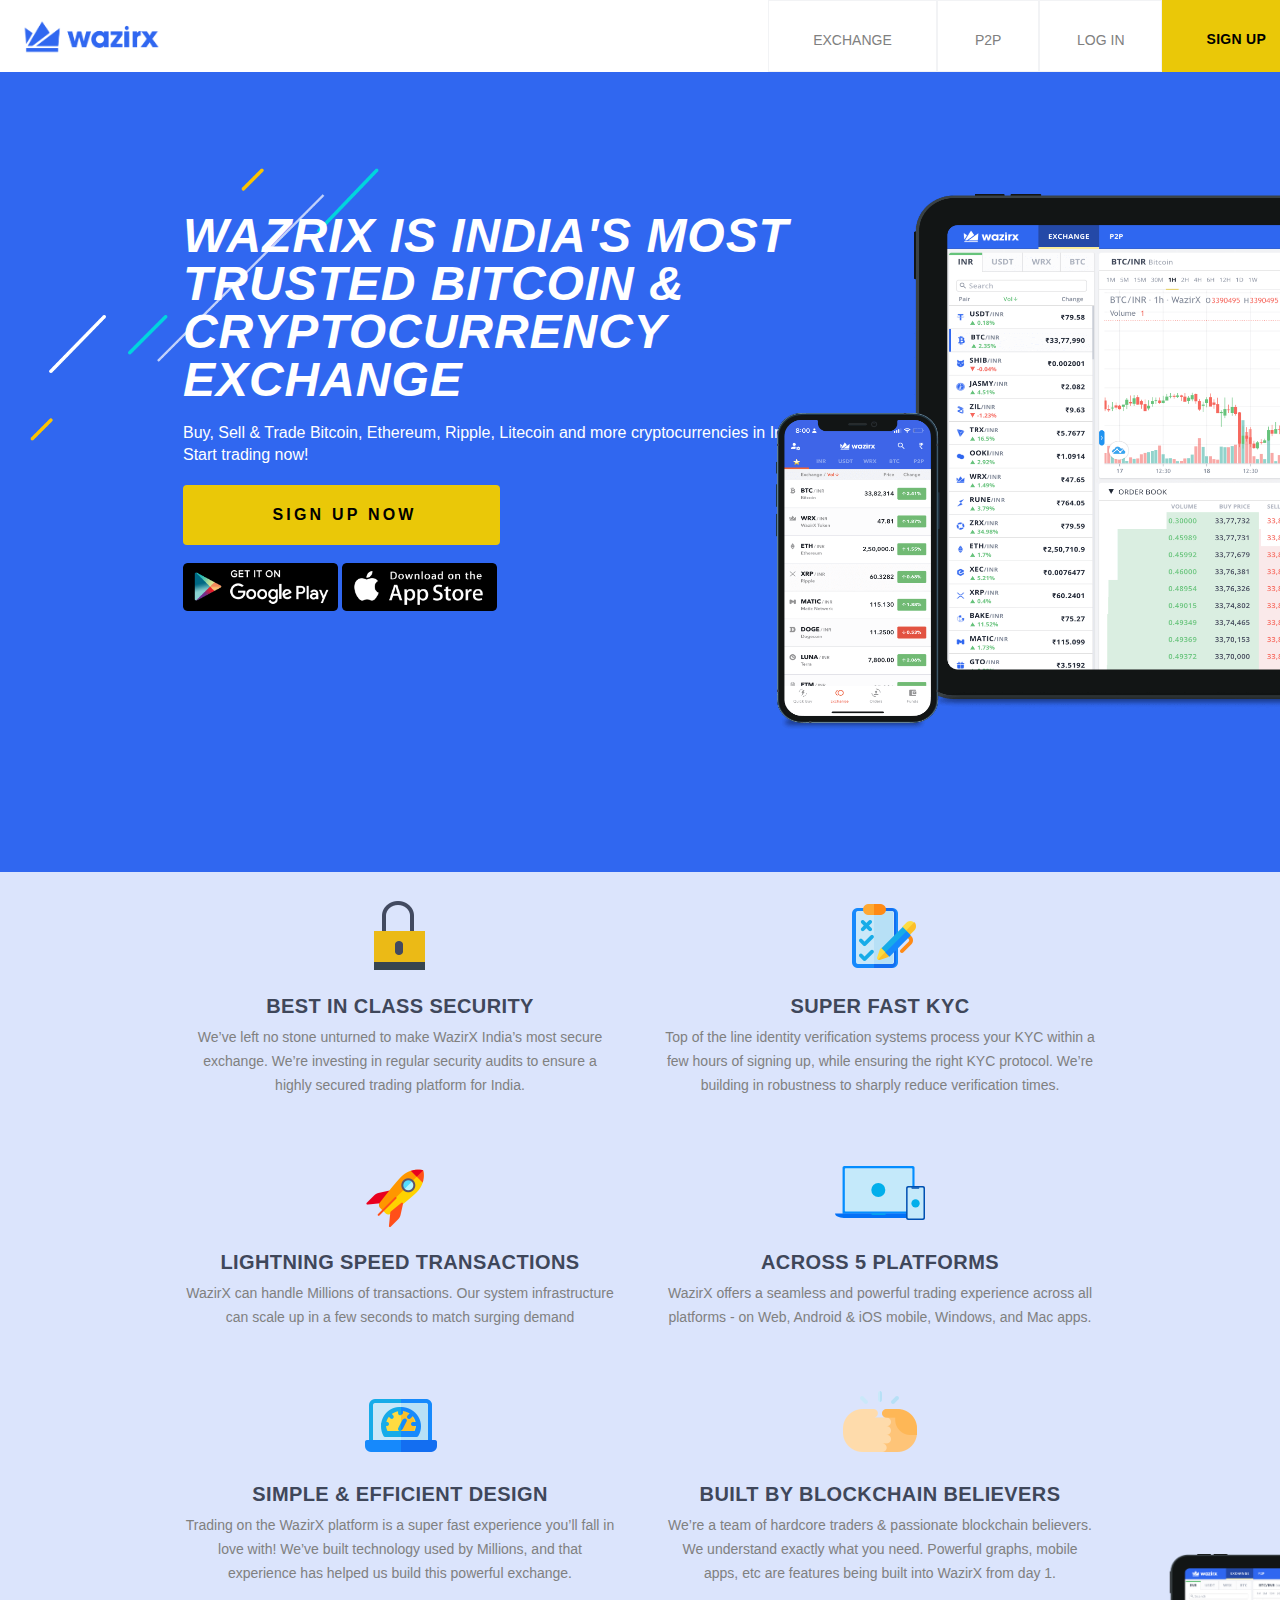
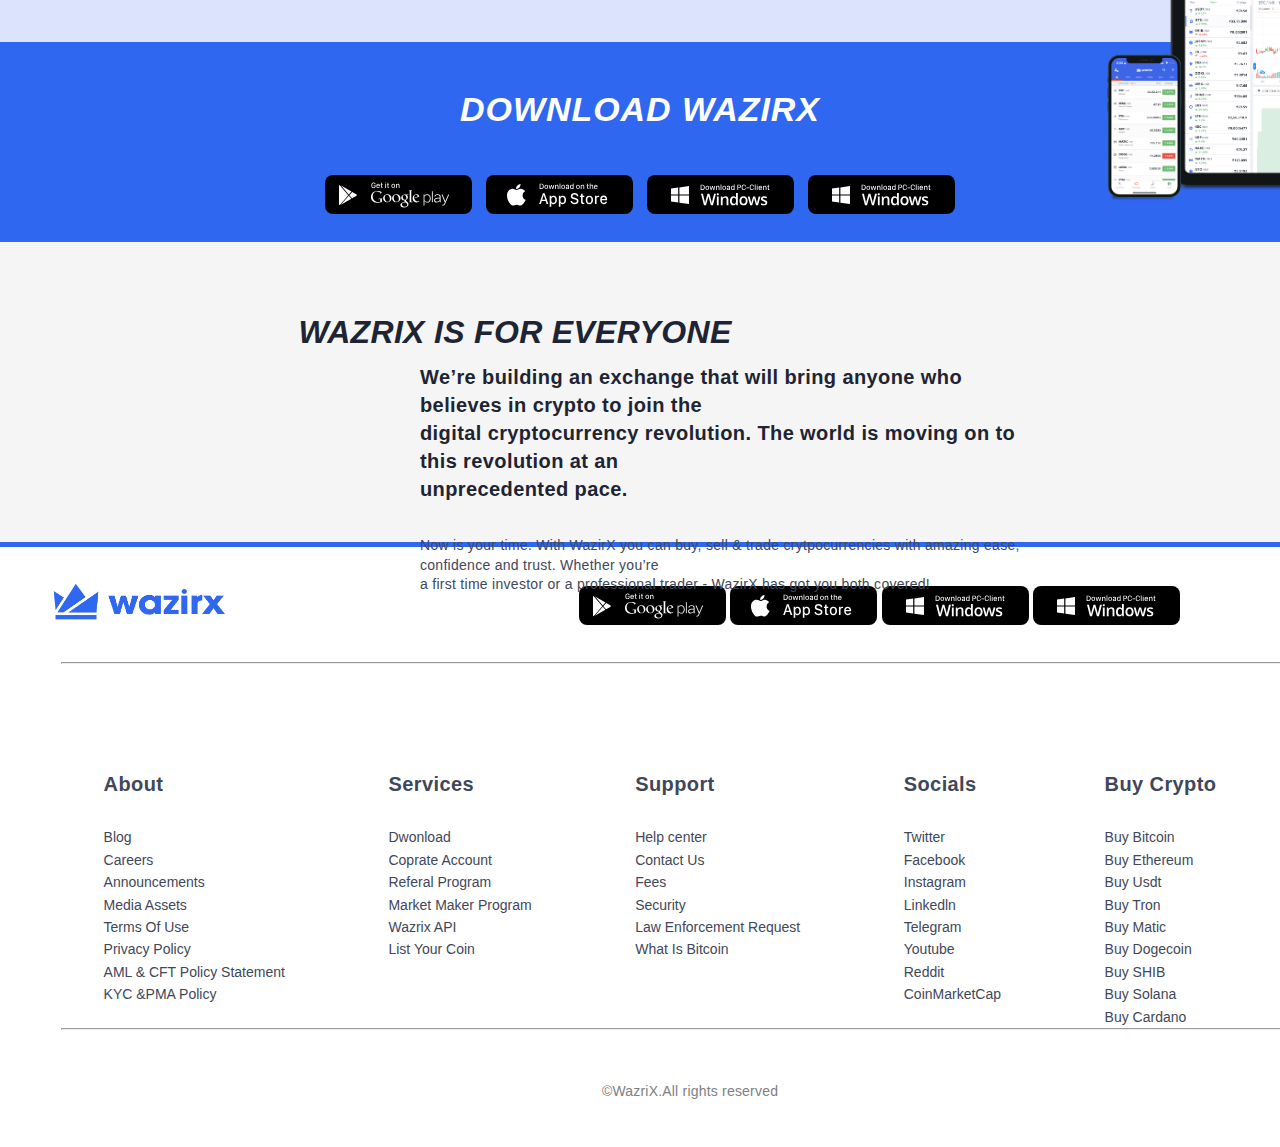
<file: index.html>
<!DOCTYPE html>
<html lang="en">
<head>
    <meta charset="UTF-8">
    <meta name="viewport" content="width=device-width, initial-scale=1.0">
    <title>Buy Bitcoin,Cryptocurrency at india's Largest Exchange-Wazrix</title>
    <link rel="icon" href="logo.png" type="image/x-icon">

    <link rel="stylesheet" href="style.css">
    <link rel="stylesheet" href="https://cdnjs.cloudflare.com/ajax/libs/font-awesome/6.4.2/css/all.min.css" integrity="sha512-z3gLpd7yknf1YoNbCzqRKc4qyor8gaKU1qmn+CShxbuBusANI9QpRohGBreCFkKxLhei6S9CQXFEbbKuqLg0DA==" crossorigin="anonymous" referrerpolicy="no-referrer" />
  </head>
<body>
      <div class="header">
        <div class="logo">
                   <img class="wzilogo" src="wazirx-logo-.png">
          <div class="artline">

                       <img src="art-line-device.b62af98e.png " width="349" height="273">
          </div>
        </div>
        <div class="nav">
    <div class="exchange">
                              <p class="styleup">EXCHANGE</p>
     </div>
         <div class="p2p">
                     <p class="styleup">P2P</p>
            </div>
            <div class="login">
                      <p class="styleup">LOG IN</p>
            </div>
            <div class="signup">
                       <p id="signup">SIGN UP</p>
            </div>
        </div>
      </div>    
        
        <div class="bluebody">
            <div class="cont-righting">
                <div class="righting">
                       
                        <h1 class="textwazi">WAZRIX IS INDIA'S MOST TRUSTED BITCOIN & CRYPTOCURRENCY EXCHANGE</h1>
                    <br>
                    <p class="buysell">Buy, Sell & Trade Bitcoin, Ethereum, Ripple, Litecoin and more cryptocurrencies in India.<br> Start trading now!</p>
                    <br>
                    <button class="signupbutton">SIGN UP NOW</button>
                    <br> <br>
                    <img class="up" src="play-store.d9016fef.png">
                    <img class="up" src="app-store.92ab25ad.png">
                </div>
            </div>
            <div class="mobimage">
                <img src="blue background.png" class="tab">
            </div>
        </div>
    </div>
       <section> 

        
         <div class="body2">
               <div class="row">
                <div class="features">
                        <img class="icon-in-body" src="download.png">
                        <h3>BEST IN CLASS SECURITY</h3>
                        <p>We’ve left no stone unturned to make WazirX India’s most secure exchange. We’re investing in regular security audits to ensure a highly secured trading platform for India.</p>
           </div>
           <div class="features">
                    <img class="icon-in-body"  src="clipboard.5073ba79.png">
                       <h3>SUPER FAST KYC</h3>
                 <p>Top of the line identity verification systems process your KYC within a few hours of signing up, while ensuring the right KYC protocol. We’re building in robustness to sharply reduce verification times.</p>
        </div>
   <div class="features">
               <img class="icon-in-body" src="download (1).png">
                  <h3>LIGHTNING SPEED TRANSACTIONS</h3>
                   <p>WazirX can handle Millions of transactions. Our system infrastructure can scale up in a few seconds to match surging demand</p>
 </div>
 <div class="features">
                 <img class="icon-in-body" src="platform-devices.b1f9b003 (1).svg">
              <h3>ACROSS 5 PLATFORMS</h3>
                 <p>WazirX offers a seamless and powerful trading experience across all platforms - on Web, Android & iOS mobile, Windows, and Mac apps.</p>
 </div>

 <div class="features">
               <img class="icon-in-body" src="download (2).png">
               <h3>SIMPLE & EFFICIENT DESIGN</h3>
                <p>Trading on the WazirX platform is a super fast experience you’ll fall in love with! We’ve built technology used by Millions, and that experience has helped us build this powerful exchange.
                </p>
 </div>
 <div class="features">
                 <img class="icon-in-body" src="download (3).png">
               <h3>BUILT BY BLOCKCHAIN BELIEVERS</h3>
                <p>We’re a team of hardcore traders & passionate blockchain believers. We understand exactly what you need. Powerful graphs, mobile apps, etc are features being built into WazirX from day 1.
                </p>
</div> 
</section>

<div class="smallblue">
            <img class="tab2" src="blue background.png" >
            <div class="textwazi">
            <h1 class="dwlwazrixtext">DOWNLOAD WAZIRX</h1>
            <br>
            <div class="con-dwon">
            <img class="dwonload" src="google-play-icon.65950822.svg">
            <img class="dwonload" src="app-store-icon.37a5b076.svg">
            <img class="dwonload" src="windows-icon.e3bb0114.svg">
            <img class="dwonload" src="windows-icon.e3bb0114.svg">    
            </div>
    </div>
      

</div>

<div class="everyone">
    <div class="lastwazi">
        <h1>WAZRIX IS FOR EVERYONE</h1>
        <h3 class="text-we-are">We’re building an exchange that will bring anyone who believes in crypto to join the <br> digital cryptocurrency revolution. The world is moving on to this revolution at an <br> unprecedented pace.</h3>
        <h3 class="smalltext">Now is your time. With WazirX you can buy, sell & trade crytpocurrencies with amazing ease, confidence and trust. Whether you’re <br> a first time investor or a professional trader - WazirX has got you both covered!</h3>
  </div>
          </div>
                   <div class="blue-line">

                   </div>

  <!-- /** FOOTER **/ -->

  <div class="footerlogoarea">
    <div class="lastlogo">
      <img class="lastimagelogo" src="wazirx-logo-.png" >
     </div>
     <div class="lastdwnbut">
         <img src="google-play-icon.65950822.svg">
         <img src="app-store-icon.37a5b076.svg">
         <img src="windows-icon.e3bb0114.svg">
         <img src="windows-icon.e3bb0114.svg">
     </div>
     <br>
     <br>
            <hr class="hr">
      <div class="realfooter">
          <div class="footer-menu">
             <ul class="ful">
              <h3>About</h3>
              <br>
              <li>Blog</li>
              <li>Careers</li>
              <li>Announcements</li>
              <li>Media Assets</li>
              <li>Terms Of Use</li>
              <li>Privacy Policy</li>
              <li>AML & CFT Policy Statement</li>
              <li>KYC &PMA Policy</li>
             </ul>

          </div>
          <div class="footer-menu">
             <ul class=""ful>
              <h3>Services</h3>
              <br>
              <li>Dwonload</li>
              <li>Coprate Account</li>
              <li>Referal Program</li>
              <li>Market Maker Program</li>
              <li>Wazrix API</li>
              <li>List Your Coin</li>
     
             </ul>

          </div>
          <div class="footer-menu">
             <ul class="ful"> 

              <h3> Support </h3>
              <br>
              <li>Help center</li>
              <li>Contact Us</li>
              <li>Fees</li>
              <li>Security</li>
              <li>Law Enforcement Request</li>
              <li>What Is Bitcoin</li>
 
             </ul>

          </div>
          <div class="footer-menu">
             <ul class="ful">
              <h3   > Socials</h3>
              <br>
              <li><i class="fa-brands fa-twitter" style="color: #075ced;"></i> Twitter</li>
              <li><i class="fa-brands fa-facebook-f" style="color: #0b53d0;"></i> Facebook</li>
              <li><i class="fa-brands fa-instagram" style="color: #0a5ae6;"></i> Instagram</li>
              <li> <i class="fa-brands fa-linkedin" style="color: #1662e3;"></i> Linkedln</li>
              <li><i class="fa-brands fa-telegram" style="color: #085ae7;"></i> Telegram</li>
              <li><i class="fa-brands fa-youtube" style="color: #0d65fd;"></i> Youtube</li>
              <li><i class="fa-brands fa-reddit-alien" style="color: #0752d5;"></i> Reddit</li>
              <li><i class="fa-brands fa-bitcoin" style="color: #1160e8;"></i> CoinMarketCap</li>
             </ul>
          
      </div>
      <div class="footer-menu">
         <ul class="ful">
          <h3> Buy Crypto</h3>
          <br>
          <li>Buy Bitcoin</li>
          <li>Buy Ethereum</li>
          <li>Buy Usdt</li>
          <li>Buy Tron</li>
          <li>Buy Matic</li>
          <li>Buy Dogecoin</li>
          <li>Buy SHIB</li>
          <li>Buy Solana</li>
          <li>Buy Cardano</li>

         </ul>
      
  </div>
         
 </div> 
             
       <hr class="hr">
         <div class="copyright">
           <p>&copy;WazriX.All rights reserved</p>
         </div>
  


</body>
</html>
</file>
<file: style.css>
body{
  font-family: Helvetica Neue,Helvetica,Arial,sans-serif;;
}


*{
    margin: 0;
    padding-right:0;
    box-sizing: border-box;
}

.logoimagehead{
    display: flex;
    width: 150px;
    height: 45px;
    align-items: center;
    margin-top: 10px;
    padding-left: 15px;
}


.mobimage
{
  width: 60%;
  height: 664.67px; 
  padding-left: 247px;
}
.tab{
  width: 664.65px;
  height: 664.67px;
  padding-top: 122px;

  
}

 .textwazi{ 
    font-style: bold;
  font-size: 48px;
  font-style: italic;
  line-height: 1;
  letter-spacing: 0.02em;
  color: white;
  font-family: "IBM Plex Sans", sans-serif;
  padding-left: 153;
  
}

.righting{
  width: 800px;
  padding-left: 80px;
}

ul{
  list-style: none;
}

nav ul{
  float: right;
  
}

nav ul li{
  display: inline-block;
  list-style: none;
}

nav ul li a{
  text-decoration: none;
  font-size: 18px;
  padding: 0  32px;
  color: blue;
  border: 1px;

}

.signup{
  background-color: #eac808;
  padding:0px 44px;
  color: black;
  font-weight: 100;
  font-size: 14px;
  letter-spacing: 0.02em;
  height: 62PX;
}

.body2{
  background-color:#dbe4fc ;
  width: 100%;
  height: 770px;
  
}

.row{
  display: grid;
  grid-template-columns:repeat(2,1fr);
  grid-template-rows:repeat(3,1fr) ;
  gap: 10px;
  width: 950px;
  margin: auto;
  height: 50px;

}

.features{
  padding: 20px;
  text-align: center;

}
p{
  text-align: center;
  color: gray;
  font-weight: 400;
  line-height: 1.71;
  font-size: 14px;
  display: block;
}

h3{
  color: #3f475a;
  font-size: 20px;
  line-height: 1.2;
  letter-spacing: 0.02em;
  font-weight: bold;
  padding: 8px 0px;
}

.icon-in-body{
   width: 90px;
   height: 90px;
}

.smallblue{
  background-color: #3067f0;
  width: 100%;
  height: 200px;
  box-sizing: border-box;
  text-align: center;
}

.everyone{
  width: 100%;
  height: 300px;
  background-color: whitesmoke;
}

.tab2{
  width: 300px;
  height: 250px;
  position: absolute;
    top:1554px;
    margin-left: 459.9px;

}

.dwlwazrixtext{
  color: white;
  font-size: 34px;
  font-style: italic; 
  font-weight: 800;
  line-height: 1em;
  text-align: center;
  padding-top: 50px ;
  


  
}
 .con-dwon{
  align-items: center;

 }


.lastwazi{
  text-align: center;
  font-style: italic;
  color: #1e2433; 
  font-size: 36;
  line-height: 1px;
  letter-spacing: 0.02em;
  font-weight: bold;
  display: block;
  padding-top: 90px;
  padding-right: 250px;
}

.text-we-are{
  color:#1e2433;
  text-align: left;
  margin-left:420px;
  padding-top: 30px;
  font-style: normal;
  font-weight: 600;
  font-size: 20px;
  line-height: 1.4;
}

.smalltext{
  font-style: normal;
  font-size: x-small;
  text-align: left;
  padding-top: 25px;
  margin-left: 420px;
  font-size: 14px;
  line-height: 1.4;
  font-weight: 400;

}
.blue-line{
  width: 100%;
  background-color: #3067f0;
  height: 5px;
}

.butn{
  height: 30px;
  width: 170px;
  box-shadow: none;
}
.header
{
  width: 100%;
  height: 72px;
  background-color: black;
  display: flex;
}

.logo
{
  width: 60%;
  height: 72px;
  background-color: white;
}
.nav
{
  width: 40%;
  height: 72px;
  background-color: #eac808;
  display: flex;
}
.exchange
{
  height: 72px;
  width: 33%;
  background-color: white;
  border: solid;
  border-width: 1px;
  border-color: #f2f3f5;

}
.p2p
{
  height: 72px;
  width: 20%;
  background-color: white;
  border: solid;
  border-width: 1px;
  border-color: #f2f3f5;
}
.login{
  border: solid;
  border-width:1px;
  border-color: #f2f3f5;
  height: 72px;
  width: 24%;
  background-color: white;
  
}
.signup
{
  height: 72px;
  width: 23%;
  background-color:#EAC808;
  
}

.styleup{
  font-family: "IBM Plex Sans", sans-serif;
  margin-top: 28px;
  font-weight: 55;
}
#signup{
  font-family:"IBM Plex Sans", sans-serif;
  margin-top: 28px;
  color: black;
  width: 60.15px;
  height: 19px;
  font-size: 14px;
  font-weight: 550;
}

.wzilogo{
  height: 34.18px;
  width: 160px;
  margin-top: 20px;
  padding-left: 22px;
}


.cont-righting{
  width: 40%;
  padding-top: 115px;
  padding: 140px;
  padding-left: 103px;
}

.bluebody
{
  height:800px;
  width:100% ;
  background-color:#3067f0;
  display: flex;
}


.buysell{
  text-align: left;
  font-size: 16px;
  font-weight: 400;
  line-height: 1.4;
  color: #fff;
  font-family: "IBM Plex Sans", sans-serif;
}
.signupbutton{
  background-color: #EAC808;
  border: none;
  border-radius: 4px;
  width: 317px;
  height: 60px;
  color: #000;
  font-weight: bold;
  line-height: 1.4;
  letter-spacing: 0.2em;
  text-align: center;
  font-size: 16px;
}

.up{
  width: 155px;
  height: 48.44px;
}

/* foooter */
.lastimagelogo{
  width: 177px;
  height: 40px;

}

.lastlogo{
  padding-left: 50px;
  padding-top: 35px;
}
.lastdwnbut{
 float: right;
 display: inline;
 margin-top: -40px;
 padding-right: 100px;
}
.footerlogoarea{
  width: 100%;
  height:600px;
  background-color:#FFFFFF;
}
.realfooter{
  display: flex;
  justify-content:space-evenly   ;
  text-align: left;
  margin-top: 100px;
}


ul{
  list-style-type: none;
  line-height: 1.6em;
  font-size: 14px;
  font-family: "IBM Plex Sans", sans-serif;;
  color: #3f475a;
}

.hr{
  width: 1385px;
   margin-left: 61px;
   font-size: 18.62px;
   color: #000000;
   font-family: 'Times New Roman', Times, serif;
}

.copyright{
  padding-left: 100px;
  padding-top: 50px;
  color: #3f475a;
  line-height: 2;
  letter-spacing: 0.2px;
  font-weight: 600;
  font-size: 12px;
}


.artline{
  padding-top: 110px;
  margin-left: 30px;
}
</file>
